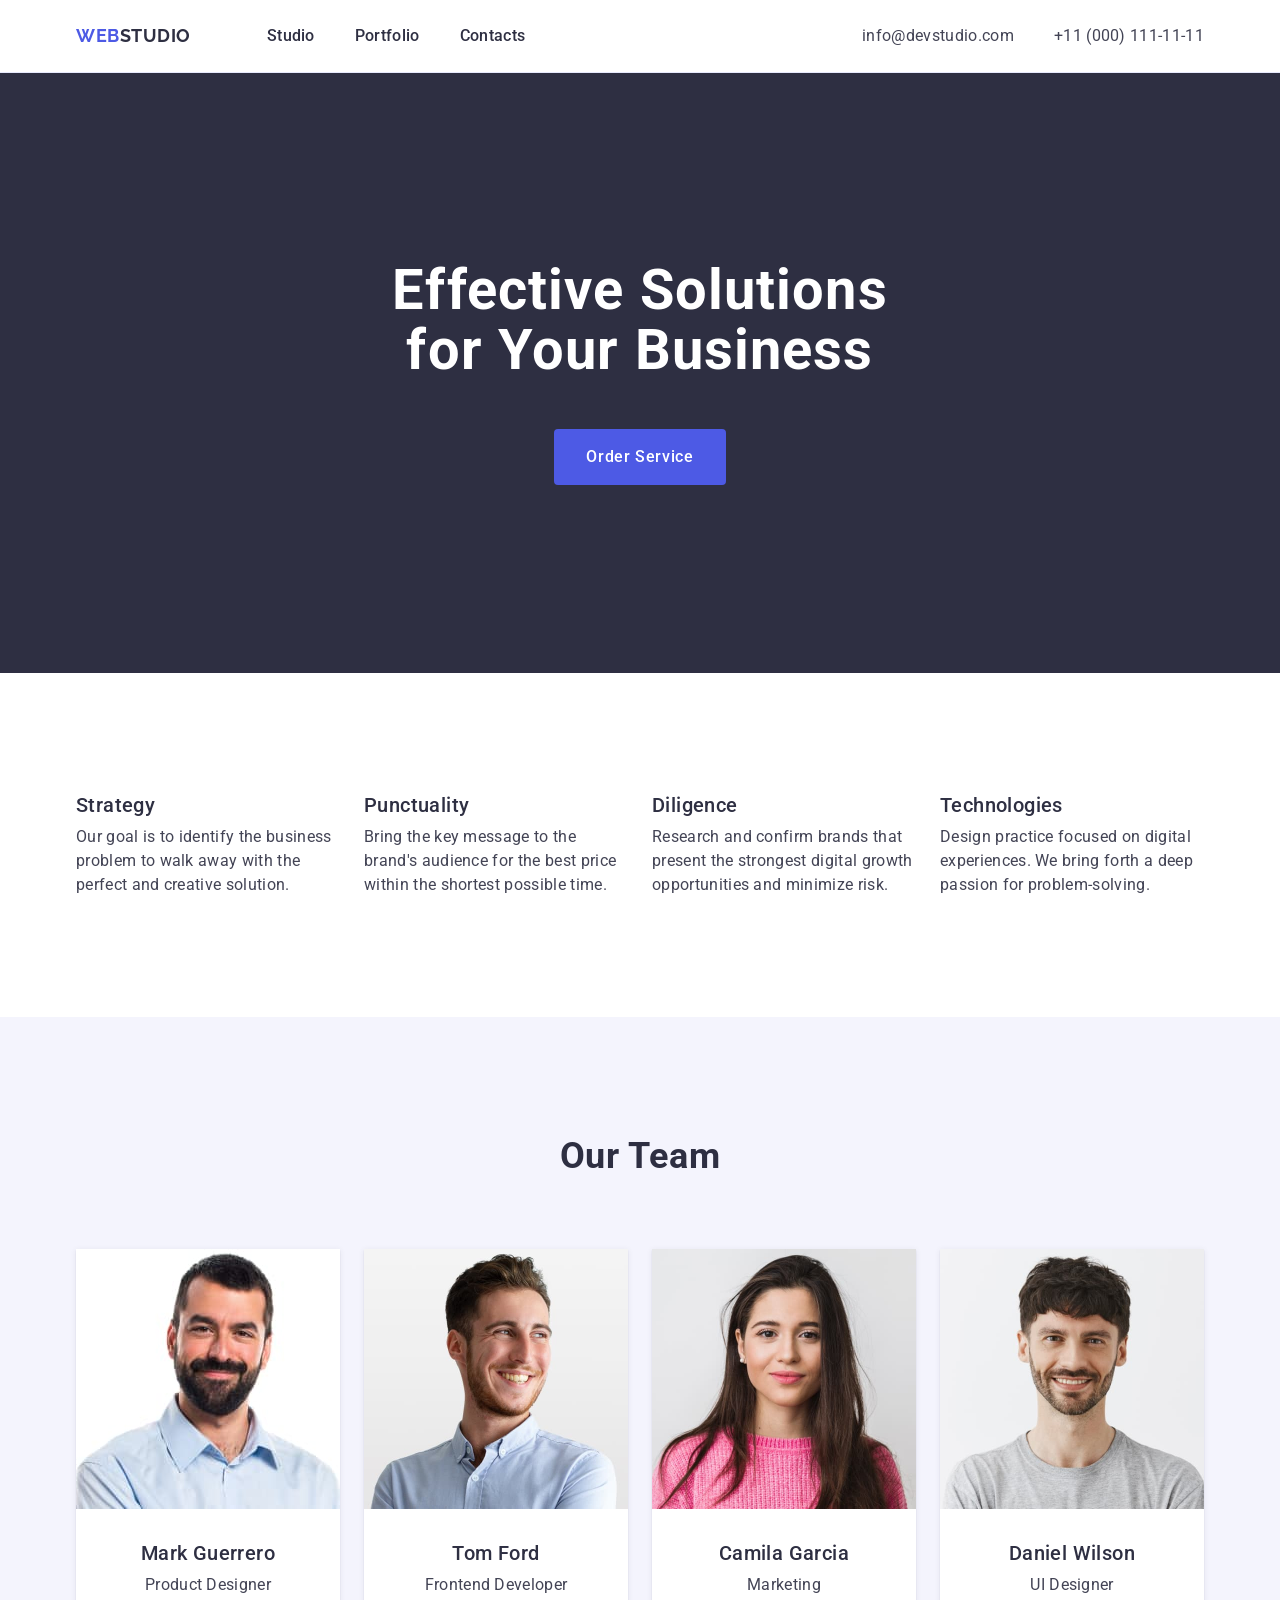
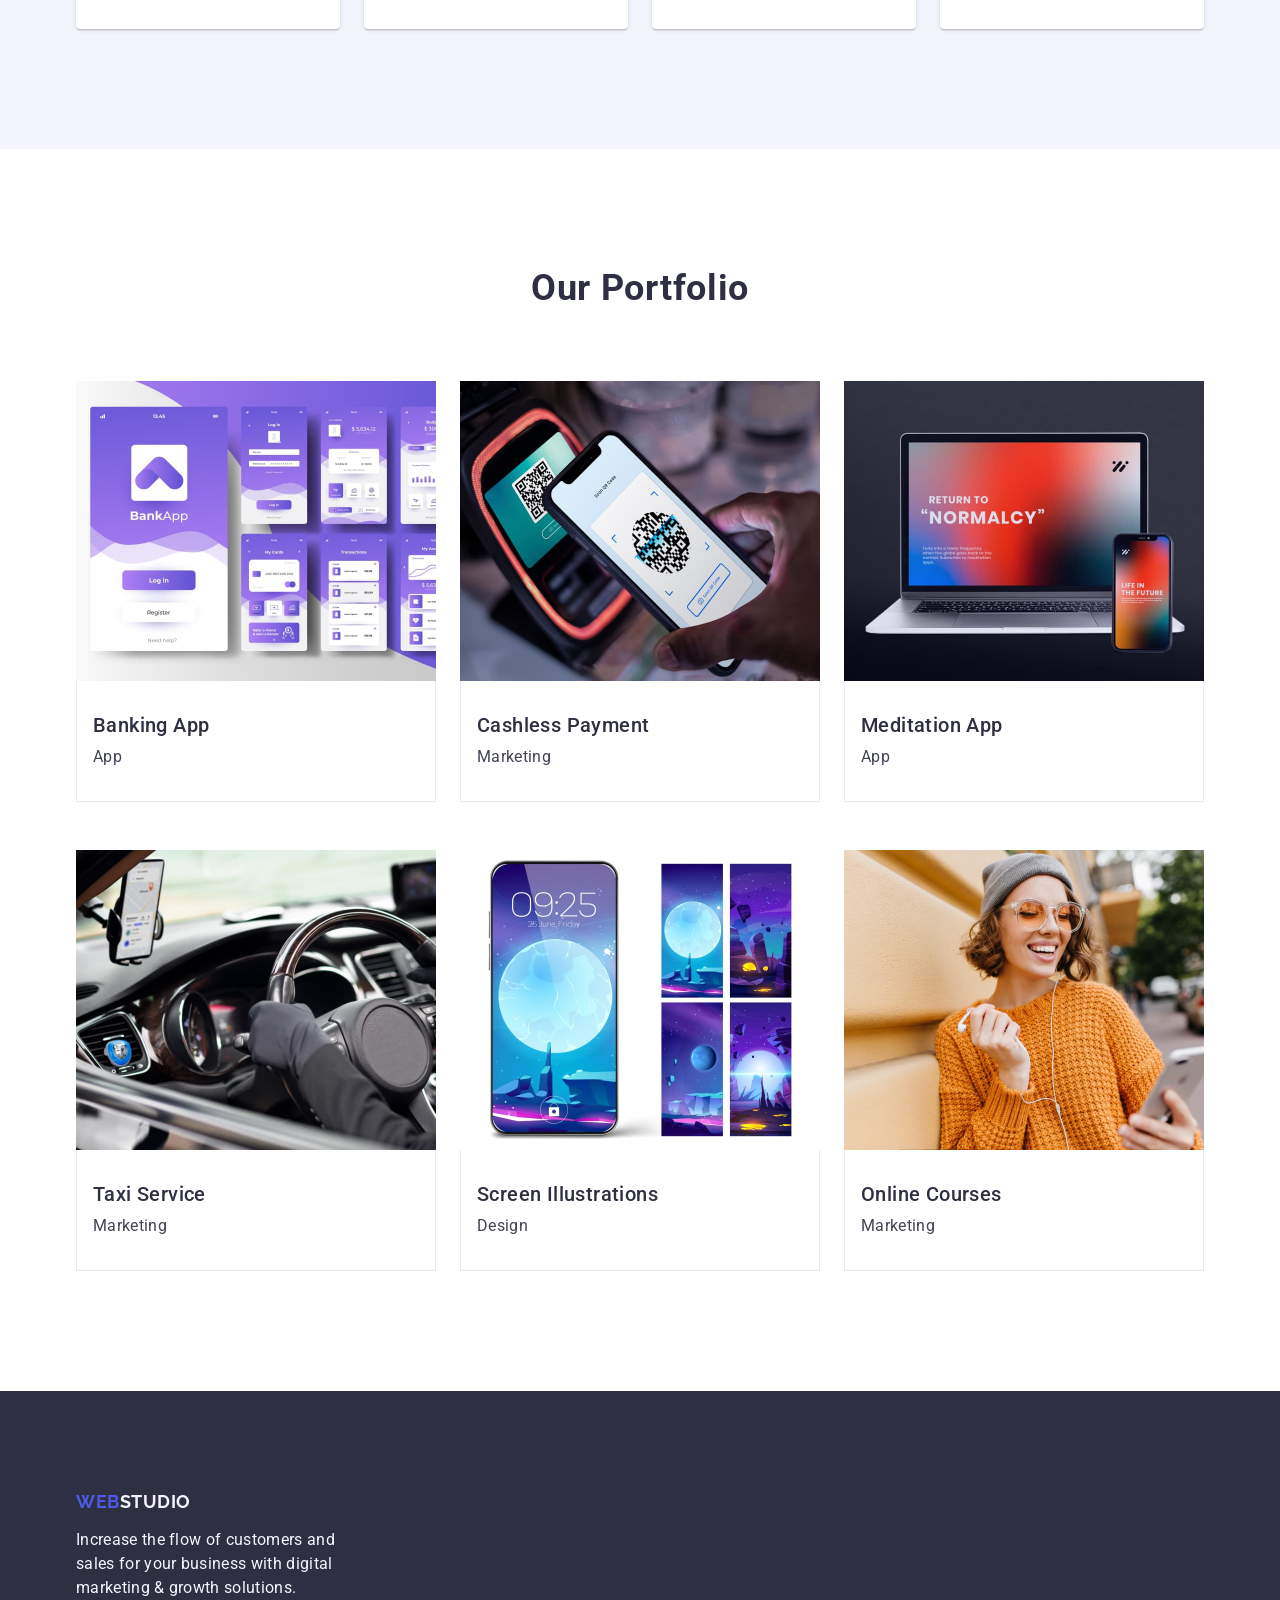
<file: index.html>
<!DOCTYPE html>
<html lang="en">
<head>
    <meta charset="UTF-8">
    <meta name="viewport" content="width=<device-width>, initial-scale=1.0">
    <title>Document</title>
    <link rel="stylesheet" href="https://cdnjs.cloudflare.com/ajax/libs/modern-normalize/2.0.0/modern-normalize.min.css"
        integrity="sha512-4xo8blKMVCiXpTaLzQSLSw3KFOVPWhm/TRtuPVc4WG6kUgjH6J03IBuG7JZPkcWMxJ5huwaBpOpnwYElP/m6wg=="
        crossorigin="anonymous" referrerpolicy="no-referrer" />
    <link rel="stylesheet" href="./css/styles.css" >
    <link rel="preconnect" href="https://fonts.googleapis.com">
    <link rel="preconnect" href="https://fonts.gstatic.com" crossorigin>
    <link href="https://fonts.googleapis.com/css2?family=Raleway:wght@700&family=Roboto:wght@400;500;700&display=swap"
        rel="stylesheet">
    
</head>
<body>
    <header class=" section header">
        <div class="container header-wrap">
        <nav class="header-nav">
        <a class="header-logo" href="./index.html" target="_blank" rel="noopener noreferrer nofollow
        ">Web<span class="header-logo-studio">Studio</span></a>
        <ul class="header-menu-list">
            <li class="header-menu-item">
                <a class="header-menu-link" href="./index.html" target="_blank" rel="noopener noreferrer nofollow
                ">Studio</a>
            </li>
            <li class="header-menu-item">
                <a class="header-menu-link" href="" target="_blank" rel="noopener noreferrer nofollow
                ">Portfolio</a>
            </li>
            <li class="header-menu-item">
                <a class="header-menu-link" href="" target="_blank" rel="noopener noreferrer nofollow
                ">Contacts</a>
            </li>
        </ul>
        </nav>
        <address class="header-address">
        <ul class="address-list">
<li>
    <a class="address-link" href="mailto:info@devstudio.com">info@devstudio.com</a>
</li>
<li>
    <a class="address-link" href="tel:+110001111111">+11 (000) 111-11-11</a>
</li>
        </ul>
        </address>
        </div>
    </header>
    <main>
         <!------------hero------------->
    <section class="section hero-section">
        <div class="container hero-wrap">
        <h1 class="hero-title">Effective Solutions
        for Your Business</h1>
        <button class="hero-button" type="button">Order Service</button>
        </div>
    </section>
    <!----------about company----------->
    <section class="section features">
        <div class="container features-wrap">
        <h2 class="visually-hidden">About company</h2>
        <ul class="features-list">
            <li class="features-item">
                <h3 class="features-list-title">Strategy</h3>
                <p class="features-list-text">
                    Our goal is to identify the business
                    problem to walk away with the perfect and creative solution.
                </p>
            </li>
            <li class="features-item">
                <h3 class="features-list-title">Punctuality</h3>
                <p class="features-list-text">
                    Bring the key message to the brand's audience for the best 
                    price within the shortest possible time.
                </p>
            </li>
            <li class="features-item">
                <h3 class="features-list-title">Diligence</h3>
                <p class="features-list-text">
                    Research and confirm brands that present the strongest digital 
                    growth opportunities and minimize risk.
                </p>
            </li>
            <li class="features-item">
                <h3 class="features-list-title">Technologies</h3>
                <p class="features-list-text">
                    Design practice focused on digital experiences. We bring forth 
                    a deep passion for problem-solving.
                </p>
            </li>
        </ul>
    </div>
    </section>
    <!-----------our team------------>
    <section class="section section-team">
        <div class="container team-wrap">
        <h2 class="section-title section-team-title">Our Team</h2>
        <ul class="seaction-team-list">
            <li class="section-team-item">
                <img class="seaction-team-img" src="./images/MarkGuerrero.jpg" alt="Product Designer" width="264" height="260" />
                <div class="text-wrap">
                    <h3 class="section-team-subtitle">Mark Guerrero</h3>
                    <p class="section-team-text">Product Designer</p>
                </div>
            </li>
            <li class="section-team-item">
                <img class="seaction-team-img" src="./images/TomFord.jpg" alt="Frontend Developer" width="264" height="260" />
               <div class="text-wrap">
                    <h3 class="section-team-subtitle">Tom Ford</h3>
                    <p class="section-team-text">Frontend Developer</p>
               </div>
            </li>
            <li class="section-team-item">
                <img class="seaction-team-img" src="./images/CamilaGarcia.jpg" alt="Marketing" width="264" height="260" />
                <div class="text-wrap">
                    <h3 class="section-team-subtitle">Camila Garcia</h3>
                    <p class="section-team-text">Marketing</p>
                </div>
            </li>
            <li class="section-team-item">
                <img class="seaction-team-img" src="./images/DanielWilson.jpg" alt="UI Designer" width="264" height="260" />
                <div class="text-wrap">
                    <h3 class="section-team-subtitle">Daniel Wilson</h3>
                    <p class="section-team-text">UI Designer</p>
                </div>
            </li>
        </ul>
        </div>
    </section>
    <!-------------portfolio-------------->
    <section class="section section-portfolio">
        <div class="container">
        <h2 class="section-title section-portfolio-title">Our Portfolio</h2>
        <ul class="section-portfolio-list">
            <li class="portfolio-item">
                <img class="section-portfolio-img" src="./images/banking.jpg" alt="Banking App" width="360" height="300" />
               <div class="portfolio-item-wrap">
                    <h3 class="section-portfolio-subtitle">Banking App</h3>
                    <p class="section-portfolio-text">App</p>
               </div>
            </li>
            <li class="portfolio-item">
                <img class="section-portfolio-img" src="./images/payment.jpg" alt="Cashless Payment" width="360" height="300" />
                <div class="portfolio-item-wrap">
                    <h3 class="section-portfolio-subtitle">Cashless Payment</h3>
                    <p class="section-portfolio-text">Marketing</p>
                </div>
                </li>
            <li class="portfolio-item">
                <img class="section-portfolio-img" src="./images/maditation.jpg" alt="Meditation App" width="360" height="300" />
                <div class="portfolio-item-wrap">
                    <h3 class="section-portfolio-subtitle">Meditation App</h3>
                    <p class="section-portfolio-text">App</p>
                </div>
            </li>
            <li class="portfolio-item">
                <img class="section-portfolio-img" src="./images/taxi.jpg" alt="Taxi Service" width="360" height="300" />
                <div class="portfolio-item-wrap">
                    <h3 class="section-portfolio-subtitle">Taxi Service</h3>
                    <p class="section-portfolio-text">Marketing</p>
                </div>
            </li>
            <li class="portfolio-item">
                <img class="section-portfolio-img" src="./images/screen.jpg" alt="Screen Illustrations" width="360" height="300" />
                <div class="portfolio-item-wrap">
                    <h3 class="section-portfolio-subtitle">Screen Illustrations</h3>
                    <p class="section-portfolio-text">Design</p>
                </div>
            </li>
            <li class="portfolio-item">
                <img class="section-portfolio-img" src="./images/courses.jpg" alt="Online Courses" width="360" height="300" />
               <div class="portfolio-item-wrap">
                    <h3 class="section-portfolio-subtitle">Online Courses</h3>
                    <p class="section-portfolio-text">Marketing</p>
               </div>
                 </li>
        </ul>
        </div>
    </section>
    </main>
    <!----------footer-------->
    <footer class="section footer">
      <div class="container footer-wrap">
        <a class="footer-logo" href="./index.html" target="_blank" rel="noopener noreferrer nofollow
            ">Web<span class="footer-logo-studio">Studio</span></a>
            <p class="footer-text">
                Increase the flow of customers and sales for your business 
                with digital marketing & growth solutions.
            </p>
      </div>
    </footer>
</body>
</html>
</file>
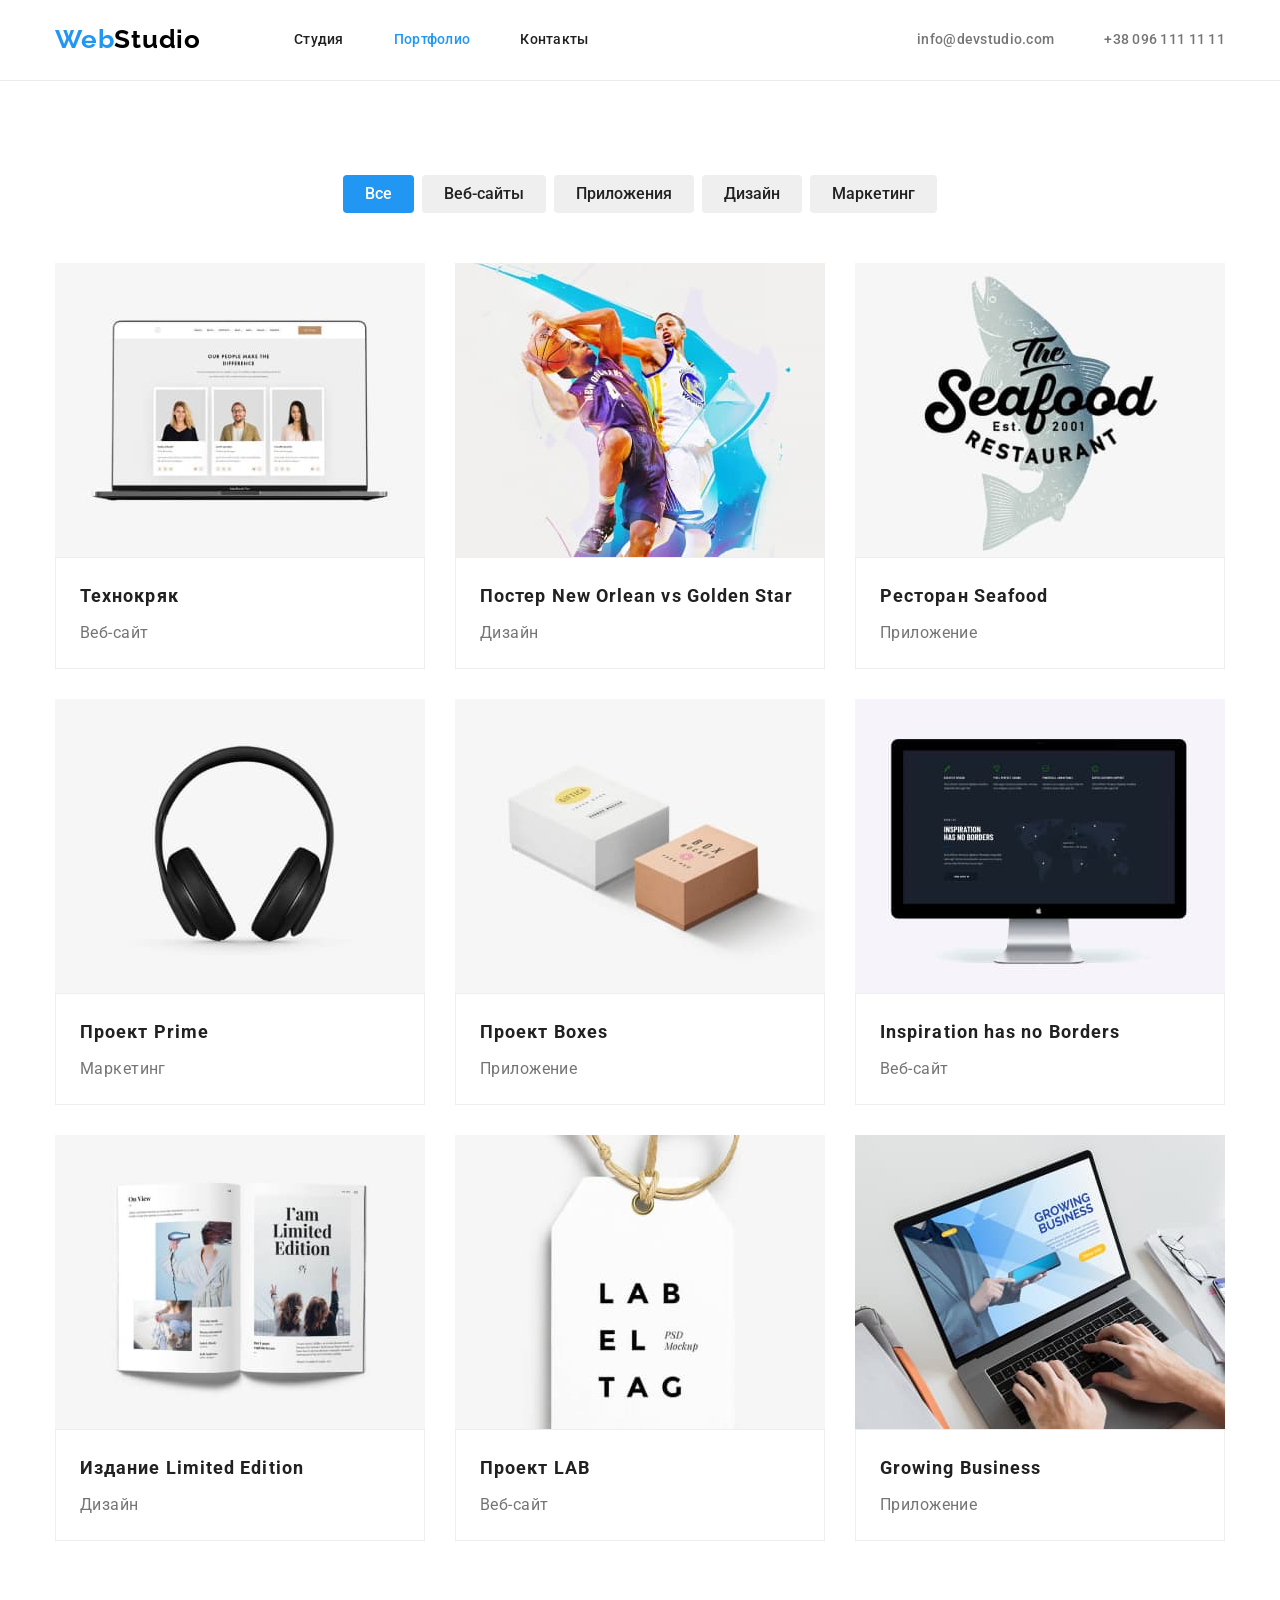
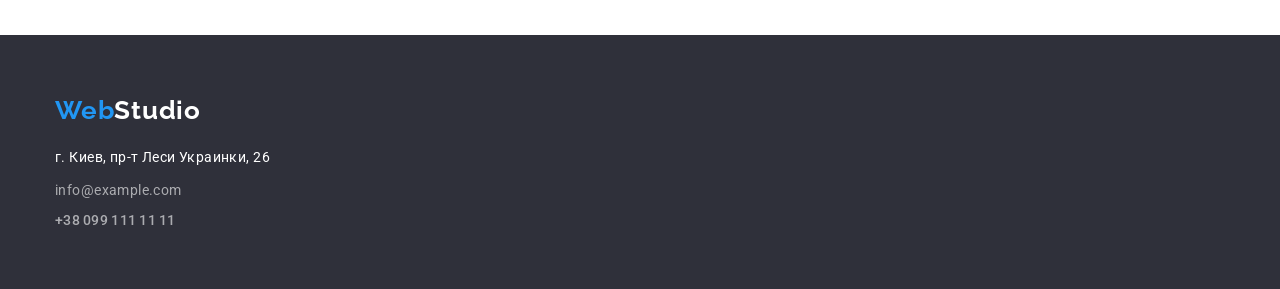
<file: portfolio.html>
<!DOCTYPE html>
<html lang="ru">
  <head>
    <meta charset="UTF-8" />
    <meta http-equiv="X-UA-Compatible" content="IE=edge" />
    <meta name="viewport" content="width=device-width, initial-scale=1.0" />
    <title>Портфолио Вубстудии</title>
    <link
      rel="stylesheet"
      href="https://cdn.jsdelivr.net/npm/modern-normalize@1.1.0/modern-normalize.min.css"
    />
    <link rel="preconnect" href="https://fonts.googleapis.com" />
    <link rel="preconnect" href="https://fonts.gstatic.com" crossorigin />
    <link
      href="https://fonts.googleapis.com/css2?family=Montserrat:ital,wght@1,300;1,600&family=Raleway:wght@700&family=Roboto:wght@400;500;700;900&display=swap"
      rel="stylesheet"
    />
    <link rel="stylesheet" href="./CSS/styles.css" />
  </head>
  <body>
    <!-- header -->
    <header class="page-header">
      <div class="container page-header-container">
        <nav class="navigation">
          <a class="link logo" href="./portfolio.html" lang="en"
            ><span class="web">Web</span>Studio</a
          >
          <ul class="list menu">
            <li class="menu-item">
              <a class="menu-link link" href="./index.html">Студия</a>
            </li>
            <li class="menu-item">
              <a
                class="menu-link link background-portfolio"
                href="./portfolio.html"
                >Портфолио</a
              >
            </li>
            <li class="menu-item">
              <a class="menu-link link" href="">Контакты</a>
            </li>
          </ul>
        </nav>
        <ul class="contacts list">
          <li class="header-menu-contact">
            <a
              class="contact-mail link mail-theme-light"
              href="mailto:info@devstudio.com"
              >info@devstudio.com</a
            >
          </li>
          <li class="header-menu-contact">
            <a
              class="phone-number link phone-number-theme-light"
              href="tel:+380961111111"
              >+38 096 111 11 11</a
            >
          </li>
        </ul>
      </div>
    </header>
    <!--main-->
    <main class="completed-work">
      <section class="section">
        <div class="container">
          <h1 hidden>Our works</h1>
          <ul class="button-list list">
            <li class="name-button">
              <button
                class="button-filter button-filter-all secondary-button"
                type="button"
              >
                Все
              </button>
            </li>
            <li class="name-button">
              <button class="button-filter secondary-button" type="button">
                Веб-сайты
              </button>
            </li>
            <li class="name-button">
              <button class="button-filter secondary-button" type="button">
                Приложения
              </button>
            </li>
            <li class="name-button">
              <button class="button-filter secondary-button" type="button">
                Дизайн
              </button>
            </li>
            <li class="name-button">
              <button class="button-filter secondary-button" type="button">
                Маркетинг
              </button>
            </li>
          </ul>
          <ul class="examples-of-work list">
            <li class="concrete-work">
              <img
                class="page-layout"
                src="./images/portfolio/technokryak.jpg"
                alt="Веб-сайт Технокряк"
                width="370"
                height="294"
              />
              <div class="text-part">
                <h2 class="name-project">Технокряк</h2>
                <p class="type-of-work">Веб-сайт</p>
              </div>
            </li>
            <li class="concrete-work">
              <img
                class="page-layout"
                src="./images/portfolio/poster.jpg"
                alt="Постер Нью Орлеан против Золотой звезды"
                width="370"
                height="294"
              />
              <div class="text-part">
                <h2 class="name-project">
                  Постер <span lang="en">New Orlean vs Golden Star</span>
                </h2>
                <p class="type-of-work">Дизайн</p>
              </div>
            </li>
            <li class="concrete-work">
              <img
                class="page-layout"
                src="./images/portfolio/restaurant.jpg"
                alt="Приложение ресторан Seafood"
                width="370"
                height="294"
              />
              <div class="text-part">
                <h2 class="name-project">
                  Ресторан <span lang="en">Seafood</span>
                </h2>
                <p class="type-of-work">Приложение</p>
              </div>
            </li>
            <li class="concrete-work">
              <img
                class="page-layout"
                src="./images/portfolio/prime.jpg"
                alt="Маркетинговый проект Prime"
                width="370"
                height="294"
              />
              <div class="text-part">
                <h2 class="name-project">
                  Проект <span lang="en">Prime</span>
                </h2>
                <p class="type-of-work">Маркетинг</p>
              </div>
            </li>
            <li class="concrete-work">
              <img
                class="page-layout"
                src="./images/portfolio/boxes.jpg"
                alt="Приложение проект Boxes"
                width="370"
                height="294"
              />
              <div class="text-part">
                <h2 class="name-project">
                  Проект <span lang="en">Boxes</span>
                </h2>
                <p class="type-of-work">Приложение</p>
              </div>
            </li>
            <li class="concrete-work">
              <img
                class="page-layout"
                src="./images/portfolio/ihnb.jpg"
                alt="Веб-сайт Inspiration has no Borders"
                width="370"
                height="294"
              />
              <div class="text-part">
                <h2 class="name-project" lang="en">
                  Inspiration has no Borders
                </h2>
                <p class="type-of-work">Веб-сайт</p>
              </div>
            </li>
            <li class="concrete-work">
              <img
                class="page-layout"
                src="./images/portfolio/limited.jpg"
                alt="Дизайнерское издание Limited Edition"
                width="370"
                height="294"
              />
              <div class="text-part">
                <h2 class="name-project">
                  Издание <span lang="en">Limited Edition</span>
                </h2>
                <p class="type-of-work">Дизайн</p>
              </div>
            </li>
            <li class="concrete-work">
              <img
                class="page-layout"
                src="./images/portfolio/lab.jpg"
                alt="Мфркетинговый Проект LAB"
                width="370"
                height="294"
              />
              <div class="text-part">
                <h2 class="name-project">Проект LAB</h2>
                <p class="type-of-work">Веб-сайт</p>
              </div>
            </li>
            <li class="concrete-work">
              <img
                class="page-layout"
                src="./images/portfolio/business.jpg"
                alt="Приложение Growing Business"
                width="370"
                height="294"
              />
              <div class="text-part">
                <h2 class="name-project" lang="en">Growing Business</h2>
                <p class="type-of-work">Приложение</p>
              </div>
            </li>
          </ul>
        </div>
      </section>
    </main>
    <!--footer-->
    <footer class="page-footer">
      <div class="container footer-container">
        <a class="logo link footer-logo" href="" lang="en"
          ><span class="web">Web</span
          ><span class="logo-them-dark">Studio</span>
        </a>
        <address class="address">
          <ul class="list footer-contact">
            <li class="footer-menu-contact">
              <a
                class="google-maps link"
                href="https://goo.gl/maps/hXsa1kEKAmFXyF3AA"
                target="_blank"
                rel="noopener noreferrer"
                >г. Киев, пр-т Леси Украинки, 26</a
              >
            </li>
            <li class="footer-menu-contact">
              <a class="link mail-theme-dark" href="mailto:info@example.com"
                >info@example.com</a
              >
            </li>
            <li class="footer-menu-contact">
              <a
                class="phone-number link phone-number-theme-dark"
                href="tel:+380991111111"
                >+38 099 111 11 11</a
              >
            </li>
          </ul>
        </address>
      </div>
    </footer>
  </body>
</html>
</file>
<file: css/styles.css>
body {
    font-family: "Roboto", sans-serif;
    color: #434455;
    background-color: #FFFFFF;
}

p, h1, h2, h3, h4, h5, h6 {
    margin-top: 0;
    margin-bottom: 0;
}

ul {
    list-style: none;
    margin-top: 0;
    margin-bottom: 0;
    padding-left: 0;
}

a {
    text-decoration: none;
}

button {
    cursor: pointer;
}

address {
    font-style: normal;
}

img {
    display: block;
}



/* ------------------HEADER------------------- */

.header {
   
    border-bottom: 1px solid #e7e9fc;

} 

.header-wrap {
    display: flex;
    align-items: center;
}

.header-nav {
    display: flex;
    flex-grow: 1;
    align-items: center;
    
}

.header-logo {
    font-family: "Raleway", sans-serif;
    font-weight: 700;
    font-size: 18px;
    line-height: 1.17;
    letter-spacing: 0.03em;
    text-transform: uppercase;
    color: #4d5ae5;
    margin-right: 76px;
}

.header-logo .header-logo-studio {
    color: #2e2f42;
}

.header-menu-list {
    display: flex;
    gap: 40px;
}

.header-menu-link {
    display: block;
    font-weight: 500;
    font-size: 16px;
    line-height: 1.5;
    letter-spacing: 0.02em;
    color: #2e2f42;
    padding: 24px 0;
}

.header-menu-list .header-menu-link:hover,
.header-menu-list .header-menu-link:focus,
.header-menu-list .header-menu-link:active {
    color: #404bbf;
}

.header-address {
    font-style: normal;
    display: flex;
}

.address-list {
    display: flex;
    gap: 40px;
}

.address-link {
font-family: "Roboto", sans-serif;
font-weight: 400;
font-size: 16px;
line-height: 1.5;
letter-spacing: 0.02em;
color: #434455;
}

.address-list .address-link:hover,
.address-list .address-link:focus {
    color:#404bbf
}




/*=============HERO============*/


.hero-section {
     background: #2e2f42;
    padding-top: 188px;
    padding-bottom: 188px;
}


.hero-title {
    font-weight: 700;
    font-size: 56px;
    line-height: 1.07;        
    letter-spacing: 0.02em;
    text-align: center;
    color: #fff;
    max-width: 496px;
    margin: 0 auto;
    margin-bottom: 48px;
    
}

.hero-button {
    min-width: 169px;
    height: 56px;
    background: #4d5ae5;
    font-weight: 500;
    font-size: 16px;
    line-height: 1.5;
    letter-spacing: 0.04em;
    color: #fff;
    border-color: transparent;
    border: none;
    border-radius: 4px;
    padding: 16px 32px;
    display: block;
    margin: 0 auto;
}

.hero-button:hover,
.hero-button:focus {
    background: #404bbf;
}

/*===============about company==========*/

.features {
   padding-top: 120px;
    padding-bottom: 120px; 
}

.visually-hidden {
    position: absolute;
    width: 1px;
    height: 1px;
    margin: -1px;
    border: 0;
    padding: 0;
    white-space: nowrap;
    clip-path: inset(100%);
    clip: rect(0 0 0 0);
    overflow: hidden;
}

.features-list {
    display: flex;
    gap: 24px;
   margin: 0;
   padding-left: 0;
}  


.features-item {
    flex-basis: calc((100% - 3 * 24px) / 4);
}

.features-list-title {
    align-items: center;
    font-weight: 500;
    font-size: 20px;
    line-height: 1.2;
    letter-spacing: 0.02em;
    color: #2e2f42;
    margin-bottom: 8px;
}

.features-list-text {
    font-size: 16px;
    line-height: 1.5;
    letter-spacing: 0.02em;
    color: #434455;
}

/*==========GENERAL==========*/

.container {
    width: 1158px;
    padding-left: 15px;
    padding-right: 15px;
    margin: 0 auto;

}


.section-title {
    font-weight: 700;
    font-size: 36px;
    line-height: 1.11;
    letter-spacing: 0.02em;
    text-align: center;
    color: #2e2f42;
    text-transform: capitalize;
    margin-bottom: 72px;
}
/*==========================*/

/*=========our team==========*/

.section-team {
    background-color: #F4F4FD;
    padding: 120px 0;
}


.seaction-team-list {
    display: flex;
    gap: 24px;
}

.seaction-team-item {
    width: calc((100% - 72px) / 4);
}

.seaction-team-list > .section-team-item {
    background-color: #fff;
box-shadow: 0 2px 1px 0 rgba(46, 47, 66, 0.08), 0 1px 1px 0 rgba(46, 47, 66, 0.16), 0 1px 6px 0 rgba(46, 47, 66, 0.08);
    
    border-radius: 0 0 4px 4px;
}


.text-wrap {
    text-align: center;
    padding: 32px 0;
}

.section-team-subtitle {
   font-weight: 500;
   font-size: 20px;
   line-height: 1.2;
   letter-spacing: 0.02em;
   text-align: center;
   color: #2e2f42;
   margin-bottom: 8px;
   
}

.section-team-text {
    font-size: 16px;
    line-height: 1.5;
    letter-spacing: 0.02em;
    text-align: center;
    color: #434455;
}
/*==========================*/

/*=============portfolio=============*/

.section-portfolio {
    padding-top: 120px;
    padding-bottom: 120px;
}

.section-portfolio-list {
    background: #fff;
    display: flex;
    flex-wrap: wrap;
    gap: 48px 24px;
}

.portfolio-item-wrap {
    padding: 32px 16px;
    border: 1px solid #e7e9fc;
    border-top: none;
}

.portfolio-item {
    width: calc((100% - 2 * 24px) / 3);
}

.section-portfolio-subtitle {
    font-weight: 500;
    font-size: 20px;
    line-height: 1.2;
    letter-spacing: 0.02em;
    color: #2e2f42;
    margin-bottom: 8px;
    
}

.section-portfolio-text {
    font-size: 16px;
    line-height: 1.5;
    letter-spacing: 0.02em;
    color: #434455;
   
}

/* ===============footer============ */

.footer {
    background: #2e2f42;
    padding: 100px 0;
}


.footer-logo {
    display: inline-block;
    font-family: "Raleway", sans-serif;
    font-weight: 700;
    font-size: 18px;
    line-height: 1.17;
    letter-spacing: 0.03em;
    text-transform: uppercase;
    color: #4d5ae5;
    margin-bottom: 16px;
   
}

.footer-logo .footer-logo-studio {
    color:#f4f4fd;
}

.footer-text {
    max-width: 264px;
    font-size: 16px;
    line-height: 1.5;
    letter-spacing: 0.02em;
    color: #f4f4fd;

}

/*============================ */
</file>
<file: CSS/styles.css>
:root {
  --primary-font: Roboto, sans-serif;
  --secondary-font: "Raleway", sans-serif;
  --primary-text-color: #212121;
  --secondary-text-color: #757575;
  --tertary-text-color: #ffffff;
  --accent-color: #2196f3;
  --primary-background: #ffffff;
  --secondary-background: #2f303a;
}

.list {
  list-style: none;
}

.link {
  text-decoration: none;
}

h1,
h2,
h2,
p {
  margin-top: 0;
  margin-bottom: 0;
}

ul {
  margin-top: 0;
  margin-bottom: 0;
  padding-left: 0;
}

img {
  display: block;
}

button {
  cursor: pointer;
}

body {
  font-family: var(--primary-font);
  color: var(--primary-text-color);
  font-size: 14px;
  letter-spacing: 0.03em;
  background-color: var(--primary-background);
}

.section {
  padding-top: 94px;
  padding-bottom: 94px;
}

/*=============HEADER==============*/

.menu-link {
  font-weight: 500;
  line-height: 1.14;
  letter-spacing: 0.02em;
  color: var(--primary-text-color);
}

.menu-link:hover,
.menu-link:focus {
  color: var(--accent-color);
}

.background-studio,
.background-portfolio {
  color: var(--accent-color);
}

.header-menu-contact:not(:last-child) {
  margin-right: 50px;
}

/*=============/HEADER===========*/

/*================HERO===========*/

.hero {
  padding: 200px 0;
  background-color: var(--secondary-background);
}

.main-title {
  width: 696px;
  font-weight: 900;
  font-size: 44px;
  line-height: 1.36;
  text-align: center;
  letter-spacing: 0.06em;
  text-transform: uppercase;
  color: var(--tertary-text-color);
  margin-bottom: 30px;
  margin-left: auto;
  margin-right: auto;
}

.hero-button {
  display: flex;
  justify-content: center;
  align-items: center;
}

.modal-btn {
  border: none;
  min-width: 160px;
  padding-top: 10px;
  padding-bottom: 10px;
  padding-left: 32px;
  padding-right: 32px;
  line-height: 1.88;
  display: flex;
  align-items: center;
  text-align: center;
  letter-spacing: 0.06em;
  color: var(--tertary-text-color);
  background-color: var(--accent-color);
  border-radius: 6px;
}

/*.button {
  margin-top: 30px;
  padding-left: 700px;
  padding-right: 700px;
  padding-bottom: 200px;
}*/

/*.modal-btn :hover,
.modal-btn :focus {
  background-color: #ffffff;
  color: #2196f3;
}*/

/*===============/HERO==============*/

/*===============COMPONENTS=============*/

/*============header=========*/

.container {
  width: 1200px;
  margin-left: auto;
  margin-right: auto;
  padding-left: 15px;
  padding-right: 15px;
}

.page-header {
  padding-top: 24px;
  padding-bottom: 25px;
  border-bottom: 1px solid #ececec;
}

.page-header-container {
  display: flex;
  align-items: center;
}

.navigation {
  display: flex;
  align-items: center;
}

.menu {
  display: flex;
  align-items: center;
}

.contacts {
  display: flex;
  align-items: center;
  margin-left: auto;
}

.logo {
  font-family: var(--secondary-font);
  font-weight: 700;
  font-size: 26px;
  line-height: 1.19;
  letter-spacing: 0.03em;
  color: #000000;
}

.logo {
  margin-right: 93px;
}

.menu-item:not(:last-child) {
  margin-right: 50px;
}

.contact-mail {
  font-weight: 500;
  line-height: 1.14;
  letter-spacing: 0.02em;
  color: var(--secondary-text-color);
  /*margin-left: auto;
  margin-right: 50px;*/
}

.contact-mail:hover,
.contact-mail:focus {
  color: var(--accent-color);
}

.mail-theme-light {
  color: var(--secondary-text-color);
}

.phone-number {
  font-weight: 500;
  line-height: 1.14;
  letter-spacing: 0.02em;
  color: var(--secondary-text-color);
}

.phone-number:hover,
.phone-number:focus {
  color: var(--accent-color);
}

.phone-number-theme-light {
  color: var(--secondary-text-color);
}

/*==========our qualities======*/

.quality-title {
  font-size: 14px;
  line-height: 1.14;
  text-transform: uppercase;
  margin-top: 0;
}

.list-qualities {
  display: flex;
  align-items: center;
  gap: 30px;
}

.quality-name {
  flex-basis: calc((100% - 90px) / 4);
  width: 270px;
}

.description-quality {
  line-height: 1.71;
  color: var(--secondary-text-color);
}

/*===========our work=======*/

.our-work {
  padding-top: 0;
}

.section-title {
  font-size: 36px;
  line-height: 1.17;
  text-align: center;
  margin-bottom: 50px;
}

.img-work {
  flex-basis: calc((100% - 60px) / 3);
}

.img-work:nth-child(3n) {
  margin-right: 0;
}

/*===========work teame========*/

.employees {
  flex-basis: calc((100% - 90px) / 4);
}

.employees:nth-child(3n) {
  margin-right: 0;
}

.employees {
  background: #ffffff;
  box-shadow: 0px 1px 3px rgba(0, 0, 0, 0.12), 0px 1px 1px rgba(0, 0, 0, 0.14),
    0px 2px 1px rgba(0, 0, 0, 0.2);
  border-radius: 0px 0px 4px 4px;
}

.team-position {
  font-weight: 500;
  font-size: 16px;
  line-height: 1.19;
  text-align: center;
  margin-top: 30px;
  margin-bottom: 10px;
}

.post {
  font-size: 16px;
  line-height: 1.19;
  text-align: center;
  color: var(--secondary-text-color);
  margin-top: 10px;
  margin-bottom: 30px;
}

/*==========footer========*/

/*.footer-container {
  display: flex;
  flex-direction: column;
   height: 252px; 
}*/

.footer-menu-contact:not(:last-child) {
  margin-bottom: 9px;
}

.footer-logo {
  margin-right: 0;
  margin-bottom: 20px;
  display: block;
}

.address {
  font-style: normal;
}

.logo-them-dark {
  color: var(--tertary-text-color);
}

.mail-theme-dark {
  color: rgba(255, 255, 255, 0.6);
  flex-direction: column;
  font-weight: 400;
  font-size: 14px;
  line-height: 1.71;
}

.mail-theme-dark:hover,
.mail-theme-dark:focus {
  color: var(--accent-color);
}

.phone-number-theme-dark {
  color: rgba(255, 255, 255, 0.6);
}

/*===============/COMPONENTS=============*/

/*===============OUR WORK==============*/

.list-work {
  display: flex;
  flex-wrap: wrap;
  gap: 30px;
}

/*===============/OUR WORK=============*/

/*=============WORK TEAME============*/

.teame-members {
  display: flex;
  flex-wrap: wrap;
  gap: 30px;
}

.work-teame {
  background: #f5f4fa;
}

/*=============WORK TEAME============*/

/*==============FOTER=============*/
.web {
  color: var(--accent-color);
}

.google-maps {
  line-height: 1.71;
  color: var(--tertary-text-color);
}

.page-footer {
  background-color: var(--secondary-background);
  padding-top: 60px;
  padding-bottom: 60px;
}

/*============/FOOTER==============*/

/*===========PORTFOLIO===============*/

.button-list {
  display: flex;
  align-items: center;
  justify-content: center;
  flex-wrap: wrap;
  gap: 8px;
  margin-bottom: 50px;
}

.button-list .button-filter:not(:last-child) {
  margin-bottom: 8px;
}

.secondary-button {
  padding: 6px 22px;
}

.button-filter {
  border: none;
  font-family: inherit;
  font-weight: 500;
  font-size: 16px;
  line-height: 1.63;
  text-align: center;
  cursor: pointer;
  color: var(--primary-text-color);
  border-radius: 4px;
}

.button-filter:hover,
.button-filter:focus {
  background-color: var(--accent-color);
  color: var(--tertary-text-color);
}

.button-filter.button-filter-all {
  background-color: var(--accent-color);
  color: var(--tertary-text-color);
}

.text-part {
  /*padding-top: 20px;
  padding-left: 24px;
  padding-right: 24px;
  padding-bottom: 20px;*/
  border: 1px solid #eeeeee;
  background: #ffffff;
}

.examples-of-work {
  display: flex;
  flex-wrap: wrap;
  gap: 30px;
}

.name-project {
  font-size: 18px;
  line-height: 2;
  letter-spacing: 0.06em;
  margin-bottom: 4px;
  padding-top: 20px;
  padding-left: 24px;
  padding-right: 24px;
}

.type-of-work {
  font-size: 16px;
  line-height: 1.88;
  color: var(--secondary-text-color);
  margin-top: 4px;
  padding-right: 24px;
  padding-left: 24px;
  padding-bottom: 20px;
}

.concrete-work {
  flex-basis: calc((100% - 60px) / 3);
}

.concrete-work:nth-last-child(3n) {
  margin-right: 0;
}

/*=============/PORTFOLIO============*/
</file>
